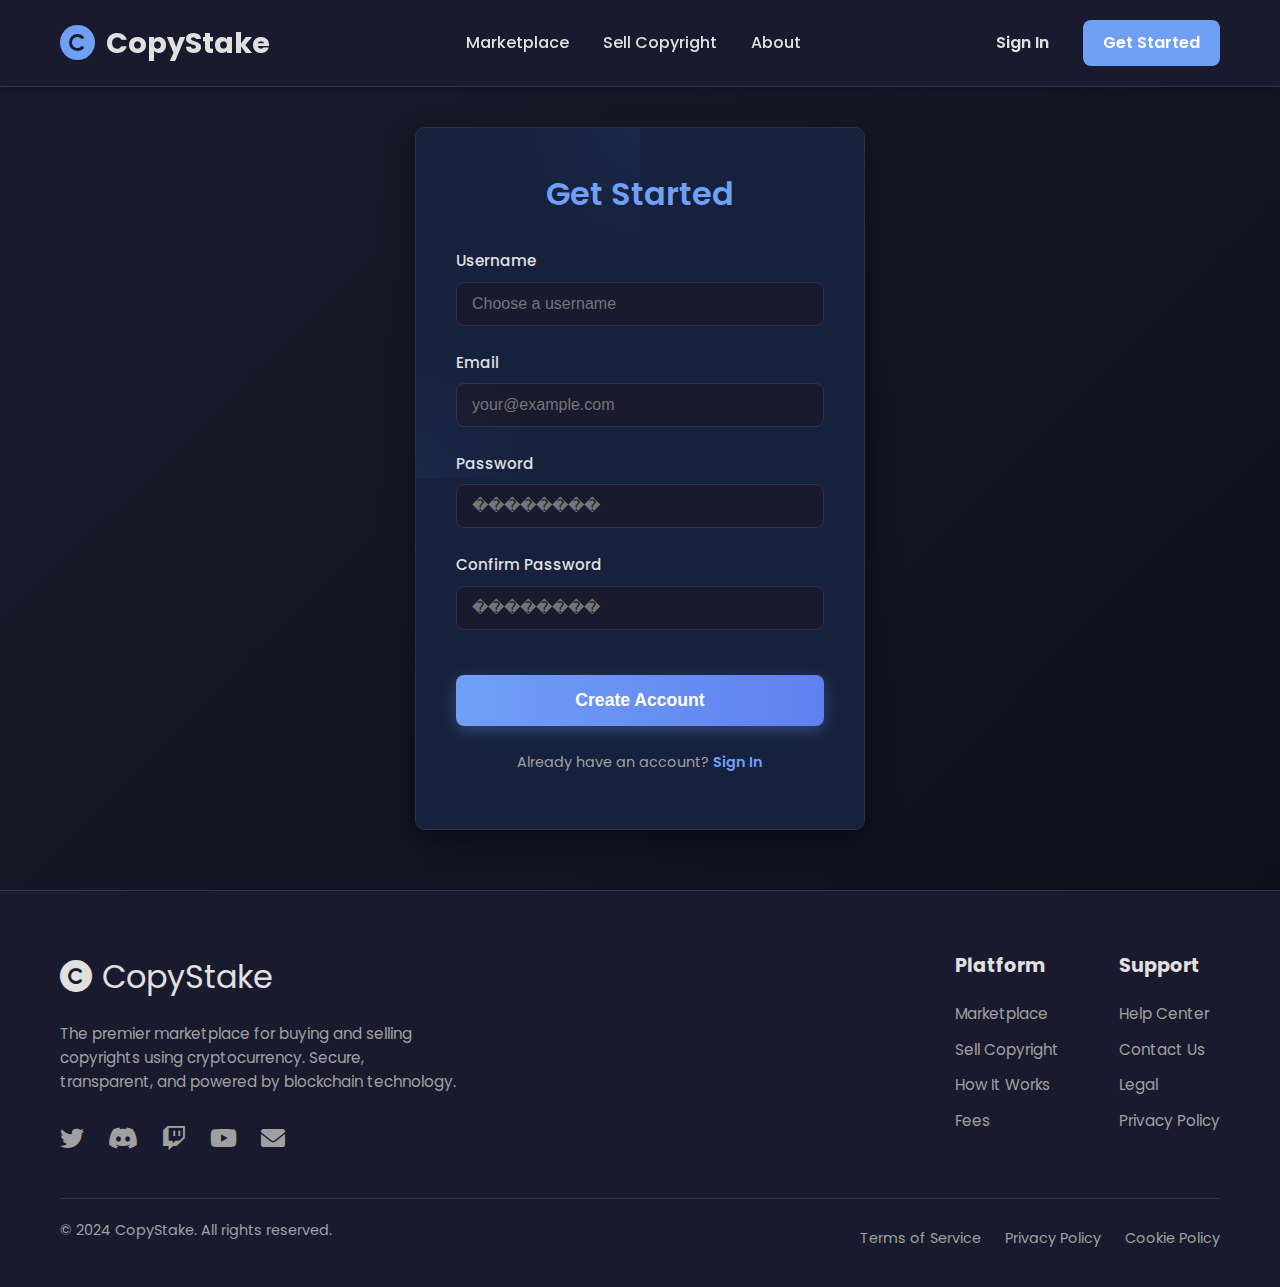
<file: get-started.html>
<!DOCTYPE html>
<html lang="en">
<head>
    <meta charset="UTF-8">
    <meta name="viewport" content="width=device-width, initial-scale=1.0">
    <title>CopyStake - Get Started</title>
    <link rel="stylesheet" href="style.css">
    <!-- Font Awesome for icons -->
    <link rel="stylesheet" href="https://cdnjs.cloudflare.com/ajax/libs/font-awesome/6.0.0-beta3/css/all.min.css">
    <!-- Google Fonts - Poppins -->
    <link href="https://fonts.googleapis.com/css2?family=Poppins:wght@300;400;600;700&display=swap" rel="stylesheet">
</head>
<body>

    <header class="header">
        <div class="container">
            <div class="logo">
                <i class="fas fa-copyright"></i> CopyStake
            </div>
            <nav class="nav-links">
                <a href="marketplace.html">Marketplace</a>
                <a href="sell-copyright.html">Sell Copyright</a>
                <a href="about.html">About</a>
            </nav>
            <div class="auth-buttons">
                <a href="sign-in.html" class="btn btn-sign-in">Sign In</a>
                <a href="get-started.html" class="btn btn-get-started">Get Started</a>
            </div>
        </div>
    </header>

    <main class="auth-main">
        <section class="auth-form-section">
            <div class="auth-form-container">
                <h2>Get Started</h2>
                <form>
                    <div class="input-group">
                        <label for="signUpUsername">Username</label>
                        <input type="text" id="signUpUsername" placeholder="Choose a username" required>
                    </div>
                    <div class="input-group">
                        <label for="signUpEmail">Email</label>
                        <input type="email" id="signUpEmail" placeholder="your@example.com" required>
                    </div>
                    <div class="input-group">
                        <label for="signUpPassword">Password</label>
                        <input type="password" id="signUpPassword" placeholder="��������" required>
                    </div>
                    <div class="input-group">
                        <label for="confirmPassword">Confirm Password</label>
                        <input type="password" id="confirmPassword" placeholder="��������" required>
                    </div>
                    <button type="submit" class="btn btn-primary form-btn">Create Account</button>
                </form>
                <p class="auth-switch-link">Already have an account? <a href="sign-in.html">Sign In</a></p>
            </div>
        </section>
    </main>

    <footer class="footer">
        <div class="container">
            <div class="footer-top">
                <div class="footer-brand">
                    <div class="logo">
                        <i class="fas fa-copyright"></i> CopyStake
                    </div>
                    <p>The premier marketplace for buying and selling copyrights using cryptocurrency. Secure, transparent, and powered by blockchain technology.</p>
                    <div class="social-icons">
                        <a href="#"><i class="fab fa-twitter"></i></a>
                        <a href="#"><i class="fab fa-discord"></i></a>
                        <a href="#"><i class="fab fa-twitch"></i></a>
                        <a href="#"><i class="fab fa-youtube"></i></a>
                        <a href="#"><i class="fas fa-envelope"></i></a>
                    </div>
                </div>
                <div class="footer-links">
                    <div class="link-group">
                        <h4>Platform</h4>
                        <ul>
                            <li><a href="marketplace.html">Marketplace</a></li>
                            <li><a href="sell-copyright.html">Sell Copyright</a></li>
                            <li><a href="#">How It Works</a></li>
                            <li><a href="#">Fees</a></li>
                        </ul>
                    </div>
                    <div class="link-group">
                        <h4>Support</h4>
                        <ul>
                            <li><a href="#">Help Center</a></li>
                            <li><a href="#">Contact Us</a></li>
                            <li><a href="#">Legal</a></li>
                            <li><a href="#">Privacy Policy</a></li>
                        </ul>
                    </div>
                </div>
            </div>
            <div class="footer-bottom">
                <p>&copy; 2024 CopyStake. All rights reserved.</p>
                <div class="footer-legal-links">
                    <a href="#">Terms of Service</a>
                    <a href="#">Privacy Policy</a>
                    <a href="#">Cookie Policy</a>
                </div>
            </div>
        </div>
    </footer>

    <script src="script.js"></script>
</body>
</html>
</file>
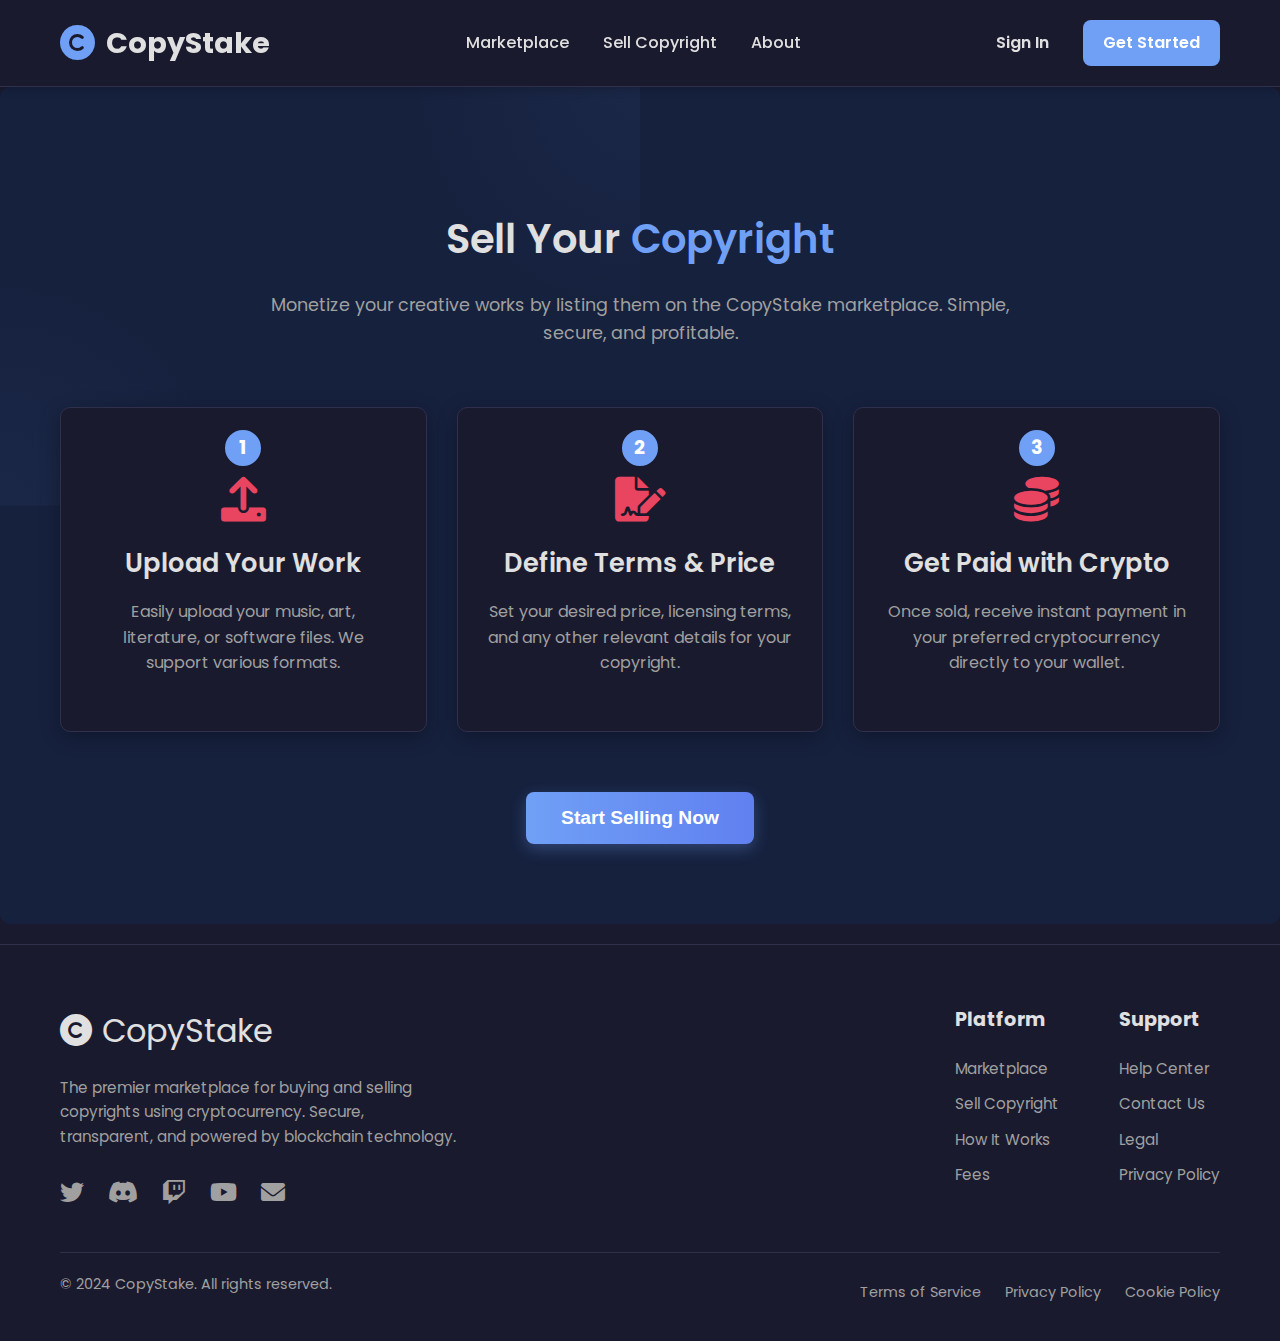
<file: sell-copyright.html>
<!DOCTYPE html>
<html lang="en">
<head>
    <meta charset="UTF-8">
    <meta name="viewport" content="width=device-width, initial-scale=1.0">
    <title>CopyStake - Sell Your Copyright</title>
    <link rel="stylesheet" href="style.css">
    <!-- Font Awesome for icons -->
    <link rel="stylesheet" href="https://cdnjs.cloudflare.com/ajax/libs/font-awesome/6.0.0-beta3/css/all.min.css">
    <!-- Google Fonts - Poppins -->
    <link href="https://fonts.googleapis.com/css2?family=Poppins:wght@300;400;600;700&display=swap" rel="stylesheet">
</head>
<body>

    <header class="header">
        <div class="container">
            <div class="logo">
                <i class="fas fa-copyright"></i> CopyStake
            </div>
            <nav class="nav-links">
                <a href="marketplace.html">Marketplace</a>
                <a href="sell-copyright.html">Sell Copyright</a>
                <a href="about.html">About</a>
            </nav>
            <div class="auth-buttons">
                <a href="sign-in.html" class="btn btn-sign-in">Sign In</a>
                <a href="get-started.html" class="btn btn-get-started">Get Started</a>
            </div>
        </div>
    </header>

    <main>
        <section class="sell-copyright-section static-page-section">
            <div class="container">
                <h2>Sell Your <span class="highlight">Copyright</span></h2>
                <p class="sub-description">Monetize your creative works by listing them on the CopyStake marketplace. Simple, secure, and profitable.</p>

                <div class="sell-process-grid">
                    <div class="process-step-card">
                        <div class="step-number">1</div>
                        <i class="fas fa-upload icon"></i>
                        <h3>Upload Your Work</h3>
                        <p>Easily upload your music, art, literature, or software files. We support various formats.</p>
                    </div>
                    <div class="process-step-card">
                        <div class="step-number">2</div>
                        <i class="fas fa-file-signature icon"></i>
                        <h3>Define Terms & Price</h3>
                        <p>Set your desired price, licensing terms, and any other relevant details for your copyright.</p>
                    </div>
                    <div class="process-step-card">
                        <div class="step-number">3</div>
                        <i class="fas fa-coins icon"></i>
                        <h3>Get Paid with Crypto</h3>
                        <p>Once sold, receive instant payment in your preferred cryptocurrency directly to your wallet.</p>
                    </div>
                </div>

                <div class="text-center">
                    <button class="btn btn-primary large-btn">Start Selling Now</button>
                </div>
            </div>
        </section>
    </main>

    <footer class="footer">
        <div class="container">
            <div class="footer-top">
                <div class="footer-brand">
                    <div class="logo">
                        <i class="fas fa-copyright"></i> CopyStake
                    </div>
                    <p>The premier marketplace for buying and selling copyrights using cryptocurrency. Secure, transparent, and powered by blockchain technology.</p>
                    <div class="social-icons">
                        <a href="#"><i class="fab fa-twitter"></i></a>
                        <a href="#"><i class="fab fa-discord"></i></a>
                        <a href="#"><i class="fab fa-twitch"></i></a>
                        <a href="#"><i class="fab fa-youtube"></i></a>
                        <a href="#"><i class="fas fa-envelope"></i></a>
                    </div>
                </div>
                <div class="footer-links">
                    <div class="link-group">
                        <h4>Platform</h4>
                        <ul>
                            <li><a href="marketplace.html">Marketplace</a></li>
                            <li><a href="sell-copyright.html">Sell Copyright</a></li>
                            <li><a href="#">How It Works</a></li>
                            <li><a href="#">Fees</a></li>
                        </ul>
                    </div>
                    <div class="link-group">
                        <h4>Support</h4>
                        <ul>
                            <li><a href="#">Help Center</a></li>
                            <li><a href="#">Contact Us</a></li>
                            <li><a href="#">Legal</a></li>
                            <li><a href="#">Privacy Policy</a></li>
                        </ul>
                    </div>
                </div>
            </div>
            <div class="footer-bottom">
                <p>&copy; 2024 CopyStake. All rights reserved.</p>
                <div class="footer-legal-links">
                    <a href="#">Terms of Service</a>
                    <a href="#">Privacy Policy</a>
                    <a href="#">Cookie Policy</a>
                </div>
            </div>
        </div>
    </footer>

    <script src="script.js"></script>
</body>
</html>
</file>
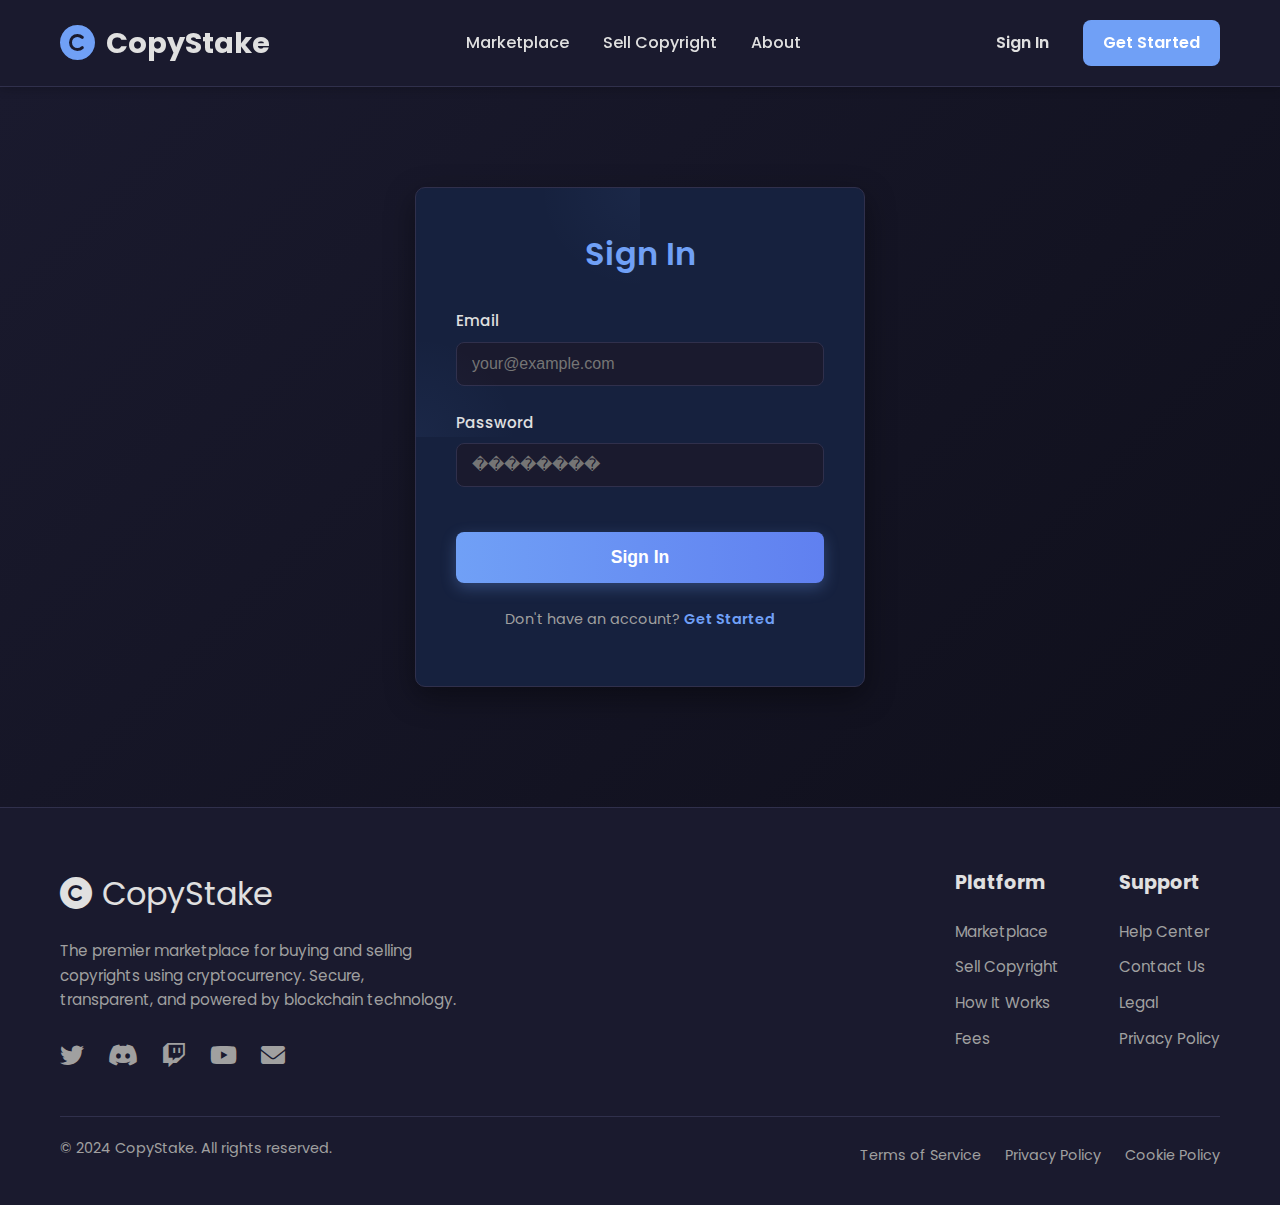
<file: sign-in.html>
<!DOCTYPE html>
<html lang="en">
<head>
    <meta charset="UTF-8">
    <meta name="viewport" content="width=device-width, initial-scale=1.0">
    <title>CopyStake - Sign In</title>
    <link rel="stylesheet" href="style.css">
    <!-- Font Awesome for icons -->
    <link rel="stylesheet" href="https://cdnjs.cloudflare.com/ajax/libs/font-awesome/6.0.0-beta3/css/all.min.css">
    <!-- Google Fonts - Poppins -->
    <link href="https://fonts.googleapis.com/css2?family=Poppins:wght@300;400;600;700&display=swap" rel="stylesheet">
</head>
<body>

    <header class="header">
        <div class="container">
            <div class="logo">
                <i class="fas fa-copyright"></i> CopyStake
            </div>
            <nav class="nav-links">
                <a href="marketplace.html">Marketplace</a>
                <a href="sell-copyright.html">Sell Copyright</a>
                <a href="about.html">About</a>
            </nav>
            <div class="auth-buttons">
                <a href="sign-in.html" class="btn btn-sign-in">Sign In</a>
                <a href="get-started.html" class="btn btn-get-started">Get Started</a>
            </div>
        </div>
    </header>

    <main class="auth-main">
        <section class="auth-form-section">
            <div class="auth-form-container">
                <h2>Sign In</h2>
                <form>
                    <div class="input-group">
                        <label for="signInEmail">Email</label>
                        <input type="email" id="signInEmail" placeholder="your@example.com" required>
                    </div>
                    <div class="input-group">
                        <label for="signInPassword">Password</label>
                        <input type="password" id="signInPassword" placeholder="��������" required>
                    </div>
                    <button type="submit" class="btn btn-primary form-btn">Sign In</button>
                </form>
                <p class="auth-switch-link">Don't have an account? <a href="get-started.html">Get Started</a></p>
            </div>
        </section>
    </main>

    <footer class="footer">
        <div class="container">
            <div class="footer-top">
                <div class="footer-brand">
                    <div class="logo">
                        <i class="fas fa-copyright"></i> CopyStake
                    </div>
                    <p>The premier marketplace for buying and selling copyrights using cryptocurrency. Secure, transparent, and powered by blockchain technology.</p>
                    <div class="social-icons">
                        <a href="#"><i class="fab fa-twitter"></i></a>
                        <a href="#"><i class="fab fa-discord"></i></a>
                        <a href="#"><i class="fab fa-twitch"></i></a>
                        <a href="#"><i class="fab fa-youtube"></i></a>
                        <a href="#"><i class="fas fa-envelope"></i></a>
                    </div>
                </div>
                <div class="footer-links">
                    <div class="link-group">
                        <h4>Platform</h4>
                        <ul>
                            <li><a href="marketplace.html">Marketplace</a></li>
                            <li><a href="sell-copyright.html">Sell Copyright</a></li>
                            <li><a href="#">How It Works</a></li>
                            <li><a href="#">Fees</a></li>
                        </ul>
                    </div>
                    <div class="link-group">
                        <h4>Support</h4>
                        <ul>
                            <li><a href="#">Help Center</a></li>
                            <li><a href="#">Contact Us</a></li>
                            <li><a href="#">Legal</a></li>
                            <li><a href="#">Privacy Policy</a></li>
                        </ul>
                    </div>
                </div>
            </div>
            <div class="footer-bottom">
                <p>&copy; 2024 CopyStake. All rights reserved.</p>
                <div class="footer-legal-links">
                    <a href="#">Terms of Service</a>
                    <a href="#">Privacy Policy</a>
                    <a href="#">Cookie Policy</a>
                </div>
            </div>
        </div>
    </footer>

    <script src="script.js"></script>
</body>
</html>
</file>
<file: style.css>
/* General Styling */
:root {
    --primary-bg: #1A1A2E; /* Dark background */
    --secondary-bg: #16213E; /* Slightly lighter dark for cards/sections */
    --accent-color: #E94560; /* Reddish accent */
    --highlight-blue: #70A0F6; /* Blue highlight */
    --text-color: #E0E0E0; /* Light text */
    --light-gray: #A0A0A0; /* Lighter gray for descriptions */
    --border-color: #30304C; /* Darker border for elements */
    --button-bg-primary: linear-gradient(90deg, #70A0F6, #6080F0); /* Gradient for primary button */
    --button-bg-secondary: #30304C; /* Darker background for secondary button */
    --card-hover-border: #404060;
    --card-shadow: rgba(0, 0, 0, 0.3);
}

* {
    margin: 0;
    padding: 0;
    box-sizing: border-box;
}

body {
    font-family: 'Poppins', sans-serif;
    background-color: var(--primary-bg);
    color: var(--text-color);
    line-height: 1.6;
    overflow-x: hidden; /* Prevent horizontal scroll */
}

.container {
    max-width: 1200px;
    margin: 0 auto;
    padding: 0 20px;
}

h1, h2, h3, h4 {
    color: var(--text-color);
    margin-bottom: 20px;
}

h1 {
    font-size: 3.5em;
    font-weight: 700;
}

h2 {
    font-size: 2.5em;
    font-weight: 600;
    text-align: center;
    margin-bottom: 40px;
}

h3 {
    font-size: 1.5em;
    font-weight: 600;
}

p {
    color: var(--light-gray);
    margin-bottom: 15px;
}

.highlight {
    color: var(--highlight-blue);
}

.btn {
    padding: 12px 25px;
    border: none;
    border-radius: 8px;
    font-weight: 600;
    cursor: pointer;
    transition: all 0.3s ease;
    font-size: 1em;
    text-decoration: none; /* For button-like links */
    display: inline-flex; /* For button-like links with icons */
    align-items: center;
    justify-content: center;
    gap: 8px;
}

.btn-primary {
    background: var(--button-bg-primary);
    color: white;
    box-shadow: 0 5px 15px rgba(112, 160, 246, 0.3);
}

    .btn-primary:hover {
        opacity: 0.9;
        transform: translateY(-2px);
    }

.btn-secondary {
    background-color: var(--button-bg-secondary);
    color: var(--text-color);
    border: 1px solid var(--border-color);
}

    .btn-secondary:hover {
        background-color: #3a3a5a;
        border-color: var(--highlight-blue);
    }

.btn-sign-in {
    background: none;
    color: var(--text-color);
    border: none;
    padding: 10px 15px;
    font-size: 1em;
}

    .btn-sign-in:hover {
        color: var(--highlight-blue);
    }

.btn-get-started {
    background-color: var(--highlight-blue);
    color: white;
    padding: 10px 20px;
    border-radius: 8px;
    font-weight: 600;
}

    .btn-get-started:hover {
        opacity: 0.9;
        transform: translateY(-1px);
    }

.large-btn {
    padding: 15px 35px;
    font-size: 1.2em;
}

.text-center {
    text-align: center;
}

/* Header */
.header {
    background-color: var(--primary-bg);
    padding: 20px 0;
    border-bottom: 1px solid var(--border-color);
    position: sticky;
    top: 0;
    z-index: 1000;
    box-shadow: 0 2px 10px rgba(0, 0, 0, 0.2);
}

    .header .container {
        display: flex;
        justify-content: space-between;
        align-items: center;
    }

    .header .logo {
        font-size: 1.8em;
        font-weight: 700;
        color: var(--text-color);
        display: flex;
        align-items: center;
        text-decoration: none; /* Make logo clickable to home */
    }

        .header .logo i {
            color: var(--highlight-blue);
            margin-right: 10px;
            font-size: 1.2em;
        }

    .header .nav-links a {
        color: var(--text-color);
        text-decoration: none;
        margin-left: 30px;
        font-weight: 500;
        transition: color 0.3s ease;
    }

        .header .nav-links a:hover {
            color: var(--highlight-blue);
        }

    .header .auth-buttons a {
        margin-left: 15px;
    }

/* Hero Section */
.hero-section {
    background: linear-gradient(135deg, var(--primary-bg) 0%, #0F0F1B 100%);
    text-align: center;
    padding: 120px 0;
    position: relative;
    overflow: hidden;
    min-height: 70vh; /* Ensure it takes up sufficient space */
    display: flex;
    align-items: center;
    justify-content: center;
    flex-direction: column;
}

    .hero-section::before {
        content: '';
        position: absolute;
        top: -50%;
        left: -50%;
        width: 200%;
        height: 200%;
        background: radial-gradient(circle at 50% 50%, rgba(112, 160, 246, 0.1) 0%, rgba(112, 160, 246, 0) 70%);
        animation: pulse 10s infinite alternate;
        pointer-events: none;
    }

@keyframes pulse {
    0% {
        transform: scale(1);
        opacity: 0.1;
    }

    100% {
        transform: scale(1.2);
        opacity: 0.05;
    }
}

.hero-section .container {
    position: relative;
    z-index: 1;
}

.hero-section .tagline {
    color: var(--highlight-blue);
    font-size: 1.1em;
    font-weight: 600;
    margin-bottom: 10px;
}

.hero-section h1 {
    font-size: 4.5em;
    line-height: 1.1;
    margin-bottom: 25px;
}

.hero-section .description {
    max-width: 700px;
    margin: 0 auto 40px auto;
    font-size: 1.1em;
    color: var(--light-gray);
}

.hero-buttons {
    display: flex;
    justify-content: center;
    gap: 20px;
}

/* Section Common Styling */
section {
    padding: 80px 0;
    background-color: var(--secondary-bg);
    margin-bottom: 20px;
    border-radius: 10px;
    position: relative;
    overflow: hidden;
}

/* Add padding to static pages to push content down from fixed header */
.static-page-section {
    padding-top: 120px; /* Adjust based on header height */
    padding-bottom: 80px;
}

/* Background pattern (optional, similar to original) */
section:not(.hero-section)::before {
    content: '';
    position: absolute;
    top: 0;
    left: 0;
    width: 100%;
    height: 100%;
    background-image: radial-gradient(circle at 100% 0%, rgba(112, 160, 246, 0.05) 0%, rgba(112, 160, 246, 0) 30%), radial-gradient(circle at 0% 100%, rgba(112, 160, 246, 0.05) 0%, rgba(112, 160, 246, 0) 30%);
    background-size: 50% 50%;
    background-repeat: no-repeat;
    pointer-events: none;
}

.sub-description {
    text-align: center;
    max-width: 800px;
    margin: -20px auto 60px auto;
    font-size: 1.1em;
    color: var(--light-gray);
}

/* Grid Layouts */
.grid-4-cols {
    display: grid;
    grid-template-columns: repeat(auto-fit, minmax(200px, 1fr));
    gap: 30px;
    margin-bottom: 60px;
}

.grid-3-cols {
    display: grid;
    grid-template-columns: repeat(auto-fit, minmax(300px, 1fr));
    gap: 30px;
    margin-bottom: 40px;
}

/* Feature Card (Why Choose CopyStake) */
.feature-card {
    background-color: var(--primary-bg);
    border-radius: 10px;
    padding: 30px;
    text-align: center;
    border: 1px solid var(--border-color);
    box-shadow: 0 5px 20px var(--card-shadow);
    transition: transform 0.3s ease, border-color 0.3s ease;
}

    .feature-card:hover {
        transform: translateY(-5px);
        border-color: var(--highlight-blue);
    }

    .feature-card .icon {
        font-size: 2.5em;
        color: var(--highlight-blue);
        margin-bottom: 15px;
    }

    .feature-card h3 {
        font-size: 1.4em;
        margin-bottom: 10px;
    }

    .feature-card p {
        font-size: 0.95em;
        color: var(--light-gray);
    }

/* Detailed Feature Card */
.detailed-features-section {
    background-color: var(--primary-bg);
    padding-top: 60px;
    padding-bottom: 60px;
}

.feature-detail-card {
    background-color: var(--secondary-bg);
    border-radius: 10px;
    padding: 30px;
    border: 1px solid var(--border-color);
    box-shadow: 0 5px 20px var(--card-shadow);
    transition: transform 0.3s ease, border-color 0.3s ease;
}

    .feature-detail-card:hover {
        transform: translateY(-5px);
        border-color: var(--highlight-blue);
    }

    .feature-detail-card .icon {
        font-size: 2em;
        color: var(--highlight-blue);
        margin-bottom: 15px;
    }

    .feature-detail-card h3 {
        font-size: 1.3em;
        margin-bottom: 10px;
    }

    .feature-detail-card p {
        font-size: 0.9em;
        color: var(--light-gray);
    }


/* Marketplace Section (Shared style for marketplace.html) */
.marketplace-section {
    background-color: var(--secondary-bg);
    /* padding-top is now handled by static-page-section for consistency */
}

.marketplace-controls {
    display: flex;
    gap: 20px;
    margin-bottom: 30px;
    justify-content: center;
    flex-wrap: wrap;
}

.search-bar {
    position: relative;
    flex-grow: 1;
    max-width: 600px;
}

    .search-bar input {
        width: 100%;
        padding: 12px 15px 12px 45px;
        background-color: var(--primary-bg);
        border: 1px solid var(--border-color);
        border-radius: 8px;
        color: var(--text-color);
        font-size: 1em;
        outline: none;
        transition: border-color 0.3s ease;
    }

        .search-bar input::placeholder {
            color: var(--light-gray);
        }

        .search-bar input:focus {
            border-color: var(--highlight-blue);
        }

    .search-bar i {
        position: absolute;
        left: 15px;
        top: 50%;
        transform: translateY(-50%);
        color: var(--light-gray);
    }

.filters-button {
    background-color: var(--button-bg-secondary);
    color: var(--text-color);
    border: 1px solid var(--border-color);
    padding: 12px 20px;
    border-radius: 8px;
    cursor: pointer;
    font-weight: 600;
    transition: background-color 0.3s ease, border-color 0.3s ease;
    display: flex;
    align-items: center;
    gap: 8px;
}

    .filters-button:hover {
        background-color: #3a3a5a;
        border-color: var(--highlight-blue);
    }

.category-filters {
    display: flex;
    justify-content: center;
    flex-wrap: wrap;
    gap: 15px;
    margin-bottom: 60px;
}

.category-btn {
    background-color: var(--button-bg-secondary);
    color: var(--light-gray);
    border: 1px solid var(--border-color);
    padding: 10px 20px;
    border-radius: 25px;
    cursor: pointer;
    font-weight: 500;
    transition: background-color 0.3s ease, color 0.3s ease, border-color 0.3s ease;
}

    .category-btn.active,
    .category-btn:hover {
        background: var(--button-bg-primary);
        color: white;
        border-color: transparent;
    }

.copyright-grid {
    display: grid;
    grid-template-columns: repeat(auto-fit, minmax(300px, 1fr));
    gap: 30px;
}

.copyright-card {
    background-color: var(--primary-bg);
    border-radius: 10px;
    overflow: hidden;
    border: 1px solid var(--border-color);
    box-shadow: 0 5px 20px var(--card-shadow);
    transition: transform 0.3s ease, border-color 0.3s ease;
}

    .copyright-card:hover {
        transform: translateY(-5px);
        border-color: var(--highlight-blue);
    }

    .copyright-card img {
        width: 100%;
        height: 200px;
        object-fit: cover;
        display: block;
    }

    .copyright-card .card-header {
        display: flex;
        justify-content: space-between;
        align-items: center;
        padding: 15px 20px 0;
        margin-bottom: 10px;
    }

    .copyright-card .verified {
        background-color: rgba(60, 200, 100, 0.2);
        color: #60c860;
        padding: 5px 10px;
        border-radius: 5px;
        font-size: 0.8em;
        font-weight: 600;
    }

        .copyright-card .verified i {
            margin-right: 5px;
        }

    .copyright-card .category-tag {
        background-color: var(--highlight-blue);
        color: white;
        padding: 5px 10px;
        border-radius: 5px;
        font-size: 0.8em;
        font-weight: 600;
    }

    .copyright-card .heart-icon {
        background: none;
        border: none;
        color: var(--light-gray);
        font-size: 1.2em;
        cursor: pointer;
        transition: color 0.3s ease;
    }

        .copyright-card .heart-icon:hover {
            color: var(--accent-color);
        }

    .copyright-card .card-content {
        padding: 15px 20px 20px;
    }

    .copyright-card h3 {
        font-size: 1.2em;
        margin-bottom: 8px;
    }

    .copyright-card p {
        font-size: 0.9em;
        color: var(--light-gray);
        margin-bottom: 0;
    }

/* Sell Copyright Section (Shared style for sell-copyright.html) */
.sell-copyright-section {
    background-color: var(--secondary-bg);
}

.sell-process-grid {
    display: grid;
    grid-template-columns: repeat(auto-fit, minmax(280px, 1fr));
    gap: 30px;
    margin-bottom: 60px;
}

.process-step-card {
    background-color: var(--primary-bg);
    border-radius: 10px;
    padding: 40px 30px;
    text-align: center;
    border: 1px solid var(--border-color);
    box-shadow: 0 5px 20px var(--card-shadow);
    transition: transform 0.3s ease, border-color 0.3s ease;
    position: relative;
    padding-top: 60px; /* Space for step number */
}

    .process-step-card:hover {
        transform: translateY(-5px);
        border-color: var(--highlight-blue);
    }

    .process-step-card .step-number {
        position: absolute;
        top: 20px;
        left: 50%;
        transform: translateX(-50%);
        background-color: var(--highlight-blue);
        color: white;
        width: 40px;
        height: 40px;
        border-radius: 50%;
        display: flex;
        align-items: center;
        justify-content: center;
        font-size: 1.2em;
        font-weight: 700;
        border: 2px solid var(--primary-bg);
    }

    .process-step-card .icon {
        font-size: 2.8em;
        color: var(--accent-color);
        margin-bottom: 20px;
        margin-top: 10px;
    }

    .process-step-card h3 {
        font-size: 1.6em;
        margin-bottom: 15px;
    }

    .process-step-card p {
        font-size: 1em;
    }

/* Platform Statistics Section */
.platform-stats-section {
    background-color: var(--primary-bg);
    padding-bottom: 80px;
    padding-top: 80px; /* Ensure consistent padding for this section as well */
}

.stats-grid {
    text-align: center;
}

.stat-card {
    background-color: var(--secondary-bg);
    border-radius: 10px;
    padding: 30px;
    border: 1px solid var(--border-color);
    box-shadow: 0 5px 20px var(--card-shadow);
    transition: transform 0.3s ease, border-color 0.3s ease;
}

    .stat-card:hover {
        transform: translateY(-5px);
        border-color: var(--highlight-blue);
    }

    .stat-card .icon {
        font-size: 2.5em;
        color: var(--highlight-blue);
        margin-bottom: 15px;
    }

    .stat-card h3 {
        font-size: 2.2em;
        margin-bottom: 5px;
        color: var(--highlight-blue);
    }

    .stat-card p {
        font-size: 1.1em;
        font-weight: 600;
        color: var(--text-color);
        margin-bottom: 5px;
    }

    .stat-card .stat-description {
        font-size: 0.9em;
        color: var(--light-gray);
    }

/* About Section (Shared style for about.html) */
.about-section {
    background-color: var(--secondary-bg);
}

.about-content-grid {
    display: grid;
    grid-template-columns: repeat(auto-fit, minmax(350px, 1fr));
    gap: 40px;
    margin-bottom: 60px;
    align-items: center;
}

.about-text-block h3 {
    font-size: 1.8em;
    color: var(--highlight-blue);
    margin-bottom: 20px;
}

.about-text-block p {
    font-size: 1em;
    line-height: 1.8;
}

.about-image img {
    width: 100%;
    height: auto;
    border-radius: 10px;
    box-shadow: 0 5px 20px var(--card-shadow);
}

.team-section {
    text-align: center;
    margin-top: 60px;
}

    .team-section h3 {
        font-size: 2em;
        margin-bottom: 40px;
    }

.team-grid {
    grid-template-columns: repeat(auto-fit, minmax(250px, 1fr));
}

.team-member-card {
    background-color: var(--primary-bg);
    border-radius: 10px;
    padding: 30px;
    border: 1px solid var(--border-color);
    box-shadow: 0 5px 20px var(--card-shadow);
    transition: transform 0.3s ease, border-color 0.3s ease;
    text-align: center;
}

    .team-member-card:hover {
        transform: translateY(-5px);
        border-color: var(--accent-color);
    }

    .team-member-card img {
        width: 150px;
        height: 150px;
        border-radius: 50%;
        object-fit: cover;
        margin-bottom: 20px;
        border: 3px solid var(--highlight-blue);
    }

    .team-member-card h4 {
        font-size: 1.3em;
        margin-bottom: 5px;
    }

    .team-member-card p {
        font-size: 0.9em;
        color: var(--light-gray);
        margin-bottom: 15px;
    }

    .team-member-card .social-icons-small a {
        color: var(--light-gray);
        font-size: 1.2em;
        margin: 0 8px;
        transition: color 0.3s ease;
    }

        .team-member-card .social-icons-small a:hover {
            color: var(--highlight-blue);
        }


/* Auth Pages (Sign In & Get Started) */
.auth-main {
    display: flex;
    justify-content: center;
    align-items: center;
    min-height: calc(100vh - 180px); /* Adjust based on header/footer height */
    background: linear-gradient(135deg, var(--primary-bg) 0%, #0F0F1B 100%);
    padding: 40px 20px;
}

.auth-form-section {
    width: 100%;
    max-width: 450px;
    background-color: var(--secondary-bg);
    border-radius: 10px;
    padding: 40px;
    box-shadow: 0 10px 30px rgba(0, 0, 0, 0.4);
    border: 1px solid var(--border-color);
    text-align: center;
}

    .auth-form-section h2 {
        font-size: 2em;
        margin-bottom: 30px;
        color: var(--highlight-blue);
    }

.input-group {
    margin-bottom: 25px;
    text-align: left;
}

    .input-group label {
        display: block;
        margin-bottom: 8px;
        color: var(--text-color);
        font-weight: 500;
        font-size: 0.95em;
    }

    .input-group input[type="email"],
    .input-group input[type="password"],
    .input-group input[type="text"] {
        width: 100%;
        padding: 12px 15px;
        background-color: var(--primary-bg);
        border: 1px solid var(--border-color);
        border-radius: 8px;
        color: var(--text-color);
        font-size: 1em;
        outline: none;
        transition: border-color 0.3s ease;
    }

    .input-group input:focus {
        border-color: var(--highlight-blue);
    }

.form-btn {
    width: 100%;
    padding: 15px;
    margin-top: 20px;
    font-size: 1.1em;
}

.auth-switch-link {
    margin-top: 25px;
    font-size: 0.9em;
    color: var(--light-gray);
}

    .auth-switch-link a {
        color: var(--highlight-blue);
        text-decoration: none;
        font-weight: 600;
        transition: text-decoration 0.3s ease;
    }

        .auth-switch-link a:hover {
            text-decoration: underline;
        }


/* Footer */
.footer {
    background-color: var(--primary-bg);
    padding: 60px 0 30px;
    border-top: 1px solid var(--border-color);
}

    .footer .footer-top {
        display: flex;
        justify-content: space-between;
        flex-wrap: wrap;
        gap: 40px;
        margin-bottom: 40px;
    }

    .footer .footer-brand {
        flex: 1 1 300px;
        max-width: 400px;
    }

        .footer .footer-brand .logo {
            font-size: 2em;
            margin-bottom: 20px;
        }

        .footer .footer-brand p {
            font-size: 0.95em;
            color: var(--light-gray);
            margin-bottom: 25px;
        }

    .footer .social-icons a {
        color: var(--light-gray);
        font-size: 1.5em;
        margin-right: 20px;
        transition: color 0.3s ease;
    }

        .footer .social-icons a:hover {
            color: var(--highlight-blue);
        }

    .footer .footer-links {
        display: flex;
        gap: 60px;
        flex-wrap: wrap;
    }

    .footer .link-group h4 {
        font-size: 1.2em;
        margin-bottom: 20px;
        color: var(--text-color);
    }

    .footer .link-group ul {
        list-style: none;
    }

        .footer .link-group ul li {
            margin-bottom: 10px;
        }

            .footer .link-group ul li a {
                color: var(--light-gray);
                text-decoration: none;
                font-size: 0.95em;
                transition: color 0.3s ease;
            }

                .footer .link-group ul li a:hover {
                    color: var(--highlight-blue);
                }

    .footer .footer-bottom {
        border-top: 1px solid var(--border-color);
        padding-top: 20px;
        text-align: center;
        font-size: 0.9em;
        color: var(--light-gray);
        display: flex;
        justify-content: space-between;
        align-items: center;
        flex-wrap: wrap;
        gap: 15px;
    }

    .footer .footer-legal-links a {
        color: var(--light-gray);
        text-decoration: none;
        margin-left: 20px;
        transition: color 0.3s ease;
    }

        .footer .footer-legal-links a:hover {
            color: var(--highlight-blue);
        }

/* Responsive Design */
@media (max-width: 1024px) {
    .header .nav-links {
        display: none; /* Hide nav links for smaller screens, can add a hamburger menu with JS */
    }

    .header .auth-buttons {
        margin-left: auto; /* Push buttons to the right if nav is hidden */
    }

    .hero-section h1 {
        font-size: 3.5em;
    }

    .grid-4-cols, .grid-3-cols, .sell-process-grid, .team-grid {
        grid-template-columns: repeat(auto-fit, minmax(250px, 1fr));
    }

    .about-content-grid {
        grid-template-columns: 1fr;
    }

    .about-image {
        order: -1; /* Move image above text on smaller screens */
    }

    .footer .footer-top {
        flex-direction: column;
        align-items: center;
        text-align: center;
    }

    .footer .footer-links {
        justify-content: center;
        width: 100%;
        gap: 30px;
    }

    .footer .footer-brand {
        max-width: 100%;
    }

    .footer .footer-bottom {
        flex-direction: column;
        gap: 10px;
    }

    .footer .footer-legal-links {
        margin-left: 0;
        display: flex;
        flex-wrap: wrap;
        justify-content: center;
        gap: 10px;
    }
}

@media (max-width: 768px) {
    .hero-section {
        padding: 80px 0;
    }

        .hero-section h1 {
            font-size: 2.8em;
        }

    .hero-buttons {
        flex-direction: column;
        align-items: center;
        gap: 15px;
    }

    .btn {
        width: 80%;
        max-width: 300px;
    }

    h2 {
        font-size: 2em;
    }

    section {
        padding: 60px 0;
    }

    .marketplace-controls {
        flex-direction: column;
        align-items: center;
    }

    .search-bar {
        width: 90%;
        max-width: 400px;
    }

    .filters-button {
        width: 90%;
        max-width: 400px;
    }

    .category-filters {
        flex-direction: column;
        align-items: center;
    }

    .category-btn {
        width: 90%;
        max-width: 250px;
    }

    .copyright-grid {
        grid-template-columns: 1fr; /* Single column on small screens */
    }

    .stat-card {
        padding: 20px;
    }

        .stat-card h3 {
            font-size: 1.8em;
        }

        .stat-card p {
            font-size: 1em;
        }

    .auth-form-section {
        padding: 30px 20px;
    }
}

@media (max-width: 480px) {
    .header .logo {
        font-size: 1.5em;
    }

    .header .auth-buttons {
        display: flex;
        flex-direction: column;
        gap: 5px;
        margin-left: 10px;
    }

    .btn-sign-in, .btn-get-started {
        padding: 8px 15px;
        font-size: 0.9em;
    }

    .hero-section h1 {
        font-size: 2em;
    }

    .hero-section .description {
        font-size: 1em;
    }

    h2 {
        font-size: 1.8em;
    }

    .sub-description {
        font-size: 1em;
    }

    .feature-card, .feature-detail-card, .stat-card, .process-step-card, .team-member-card {
        padding: 20px;
    }

    .copyright-card .card-content {
        padding: 10px 15px 15px;
    }
}
</file>
